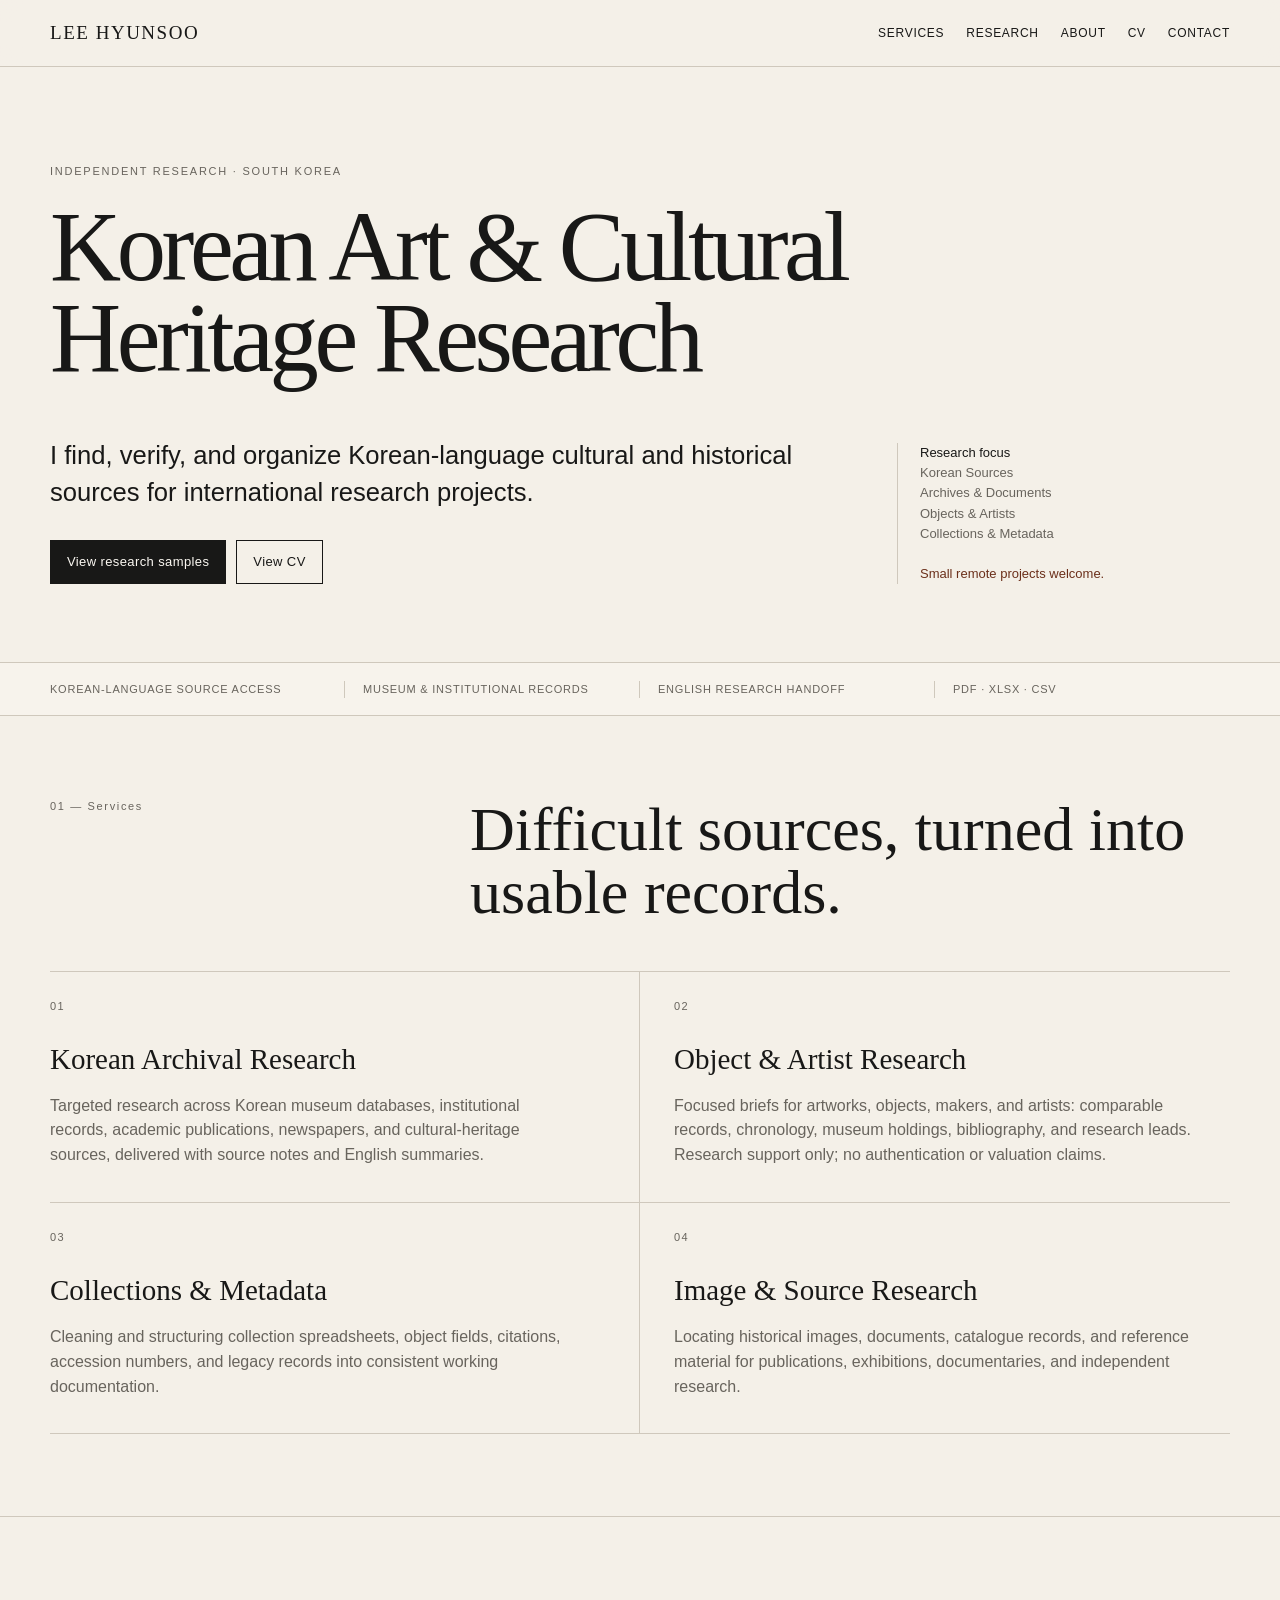
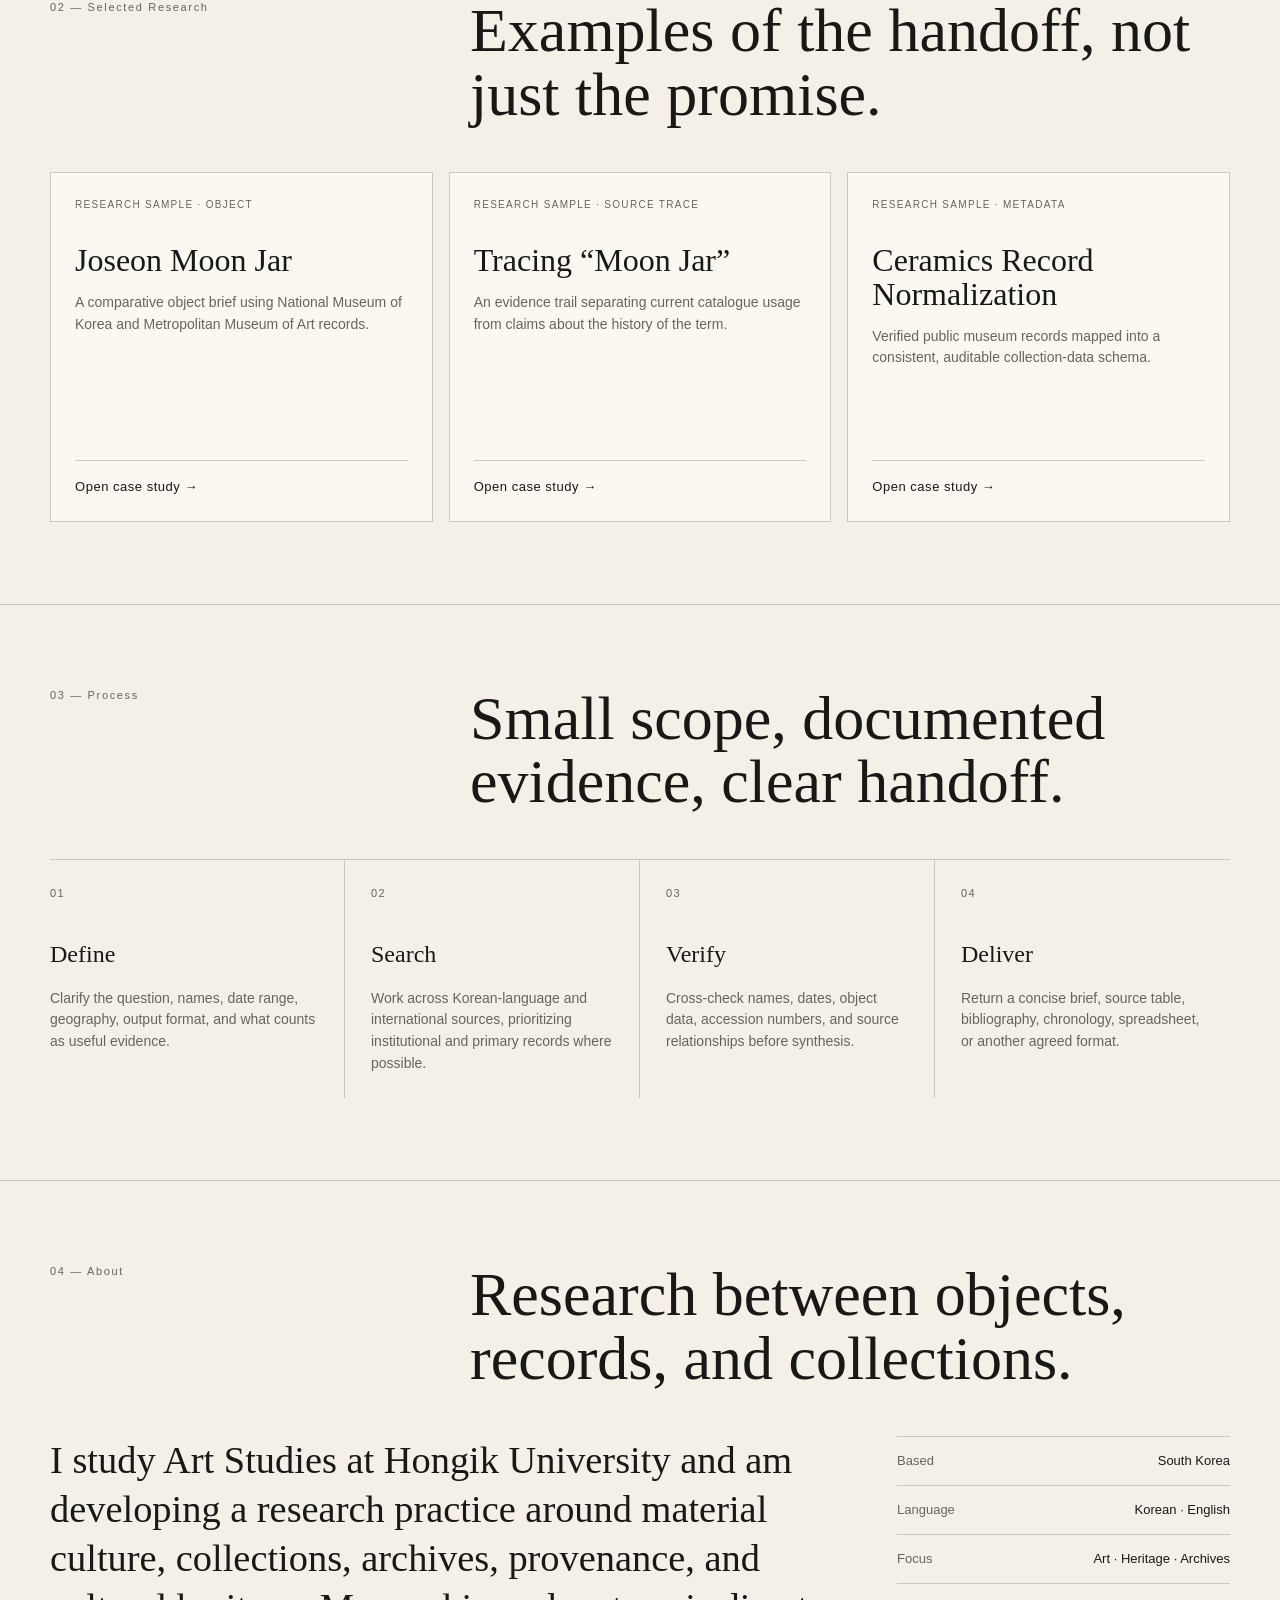
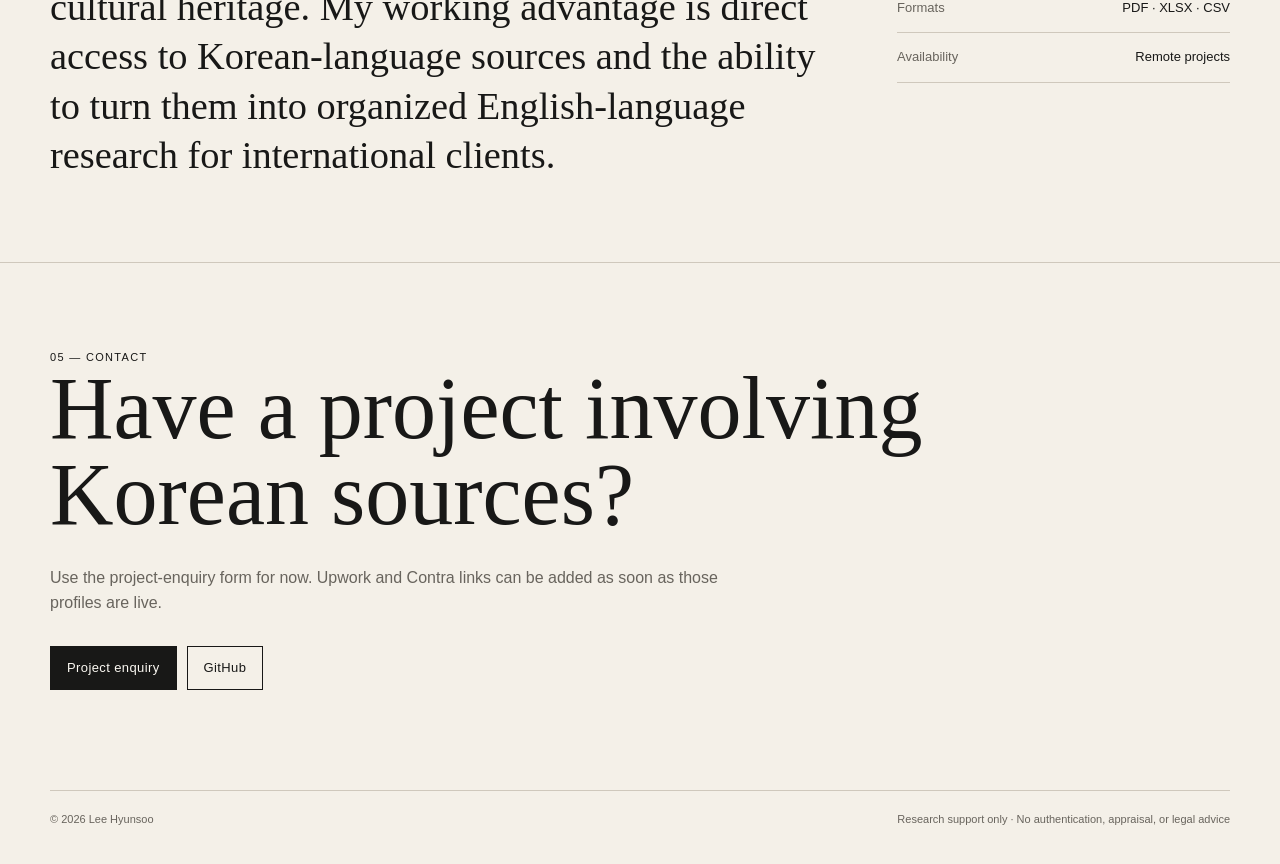
<file: index.html>
<!doctype html><html lang="en"><head><meta charset="utf-8"><meta name="viewport" content="width=device-width,initial-scale=1"><title>Lee Hyunsoo — Korean Art & Cultural Heritage Research</title><meta name="description" content="Korean-language archival research, object research, collections and metadata research from South Korea."><meta name="theme-color" content="#f4f0e8"><link rel="stylesheet" href="style.css"></head><body><nav class="nav"><div class="wrap nav-inner"><a href="#top" class="wordmark">LEE HYUNSOO</a><div class="nav-links"><a href="#services">Services</a><a href="#research">Research</a><a href="#about">About</a><a href="cv.html">CV</a><a href="#contact">Contact</a></div></div></nav><main id="top"><section class="hero"><div class="wrap"><div class="kicker">Independent Research · South Korea</div><h1>Korean Art & Cultural Heritage Research</h1><div class="hero-bottom"><div><div class="lede">I find, verify, and organize Korean-language cultural and historical sources for international research projects.</div><div class="actions"><a class="btn primary" href="#research">View research samples</a><a class="btn" href="cv.html">View CV</a></div></div><div class="hero-meta"><strong>Research focus</strong><br>Korean Sources<br>Archives & Documents<br>Objects & Artists<br>Collections & Metadata<br><br><span>Small remote projects welcome.</span></div></div></div></section><section class="strip"><div class="wrap strip-inner"><span>Korean-language source access</span><span>Museum & institutional records</span><span>English research handoff</span><span>PDF · XLSX · CSV</span></div></section><section class="section" id="services"><div class="wrap"><div class="section-head"><div class="section-no">01 — Services</div><h2 class="section-title">Difficult sources, turned into usable records.</h2></div><div class="services"><article class="service"><div class="service-index">01</div><h3>Korean Archival Research</h3><p>Targeted research across Korean museum databases, institutional records, academic publications, newspapers, and cultural-heritage sources, delivered with source notes and English summaries.</p></article><article class="service"><div class="service-index">02</div><h3>Object & Artist Research</h3><p>Focused briefs for artworks, objects, makers, and artists: comparable records, chronology, museum holdings, bibliography, and research leads. Research support only; no authentication or valuation claims.</p></article><article class="service"><div class="service-index">03</div><h3>Collections & Metadata</h3><p>Cleaning and structuring collection spreadsheets, object fields, citations, accession numbers, and legacy records into consistent working documentation.</p></article><article class="service"><div class="service-index">04</div><h3>Image & Source Research</h3><p>Locating historical images, documents, catalogue records, and reference material for publications, exhibitions, documentaries, and independent research.</p></article></div></div></section><section class="section" id="research"><div class="wrap"><div class="section-head"><div class="section-no">02 — Selected Research</div><h2 class="section-title">Examples of the handoff, not just the promise.</h2></div><div class="projects"><a class="project" href="samples/moon-jar.html"><div><div class="project-tag">Research Sample · Object</div><h3>Joseon Moon Jar</h3><p>A comparative object brief using National Museum of Korea and Metropolitan Museum of Art records.</p></div><div class="project-link">Open case study →</div></a><a class="project" href="samples/archive-trace.html"><div><div class="project-tag">Research Sample · Source Trace</div><h3>Tracing “Moon Jar”</h3><p>An evidence trail separating current catalogue usage from claims about the history of the term.</p></div><div class="project-link">Open case study →</div></a><a class="project" href="samples/metadata.html"><div><div class="project-tag">Research Sample · Metadata</div><h3>Ceramics Record Normalization</h3><p>Verified public museum records mapped into a consistent, auditable collection-data schema.</p></div><div class="project-link">Open case study →</div></a></div></div></section><section class="section"><div class="wrap"><div class="section-head"><div class="section-no">03 — Process</div><h2 class="section-title">Small scope, documented evidence, clear handoff.</h2></div><div class="process"><div class="step"><div class="step-num">01</div><h3>Define</h3><p>Clarify the question, names, date range, geography, output format, and what counts as useful evidence.</p></div><div class="step"><div class="step-num">02</div><h3>Search</h3><p>Work across Korean-language and international sources, prioritizing institutional and primary records where possible.</p></div><div class="step"><div class="step-num">03</div><h3>Verify</h3><p>Cross-check names, dates, object data, accession numbers, and source relationships before synthesis.</p></div><div class="step"><div class="step-num">04</div><h3>Deliver</h3><p>Return a concise brief, source table, bibliography, chronology, spreadsheet, or another agreed format.</p></div></div></div></section><section class="section" id="about"><div class="wrap"><div class="section-head"><div class="section-no">04 — About</div><h2 class="section-title">Research between objects, records, and collections.</h2></div><div class="about-grid"><div class="about-copy">I study Art Studies at Hongik University and am developing a research practice around material culture, collections, archives, provenance, and cultural heritage. My working advantage is direct access to Korean-language sources and the ability to turn them into organized English-language research for international clients.</div><div class="facts"><div class="fact"><span>Based</span><span>South Korea</span></div><div class="fact"><span>Language</span><span>Korean · English</span></div><div class="fact"><span>Focus</span><span>Art · Heritage · Archives</span></div><div class="fact"><span>Formats</span><span>PDF · XLSX · CSV</span></div><div class="fact"><span>Availability</span><span>Remote projects</span></div></div></div></div></section><section class="contact" id="contact"><div class="wrap"><div class="smallcap">05 — Contact</div><h2>Have a project involving Korean sources?</h2><p>Use the project-enquiry form for now. Upwork and Contra links can be added as soon as those profiles are live.</p><div class="actions"><a class="btn primary" href="https://github.com/mueleesu/lee/issues/new?template=project-enquiry.md" target="_blank" rel="noopener">Project enquiry</a><a class="btn" href="https://github.com/mueleesu" target="_blank" rel="noopener">GitHub</a></div></div></section></main><footer><div class="wrap footer"><span>© 2026 Lee Hyunsoo</span><span>Research support only · No authentication, appraisal, or legal advice</span></div></footer></body></html>
</file>
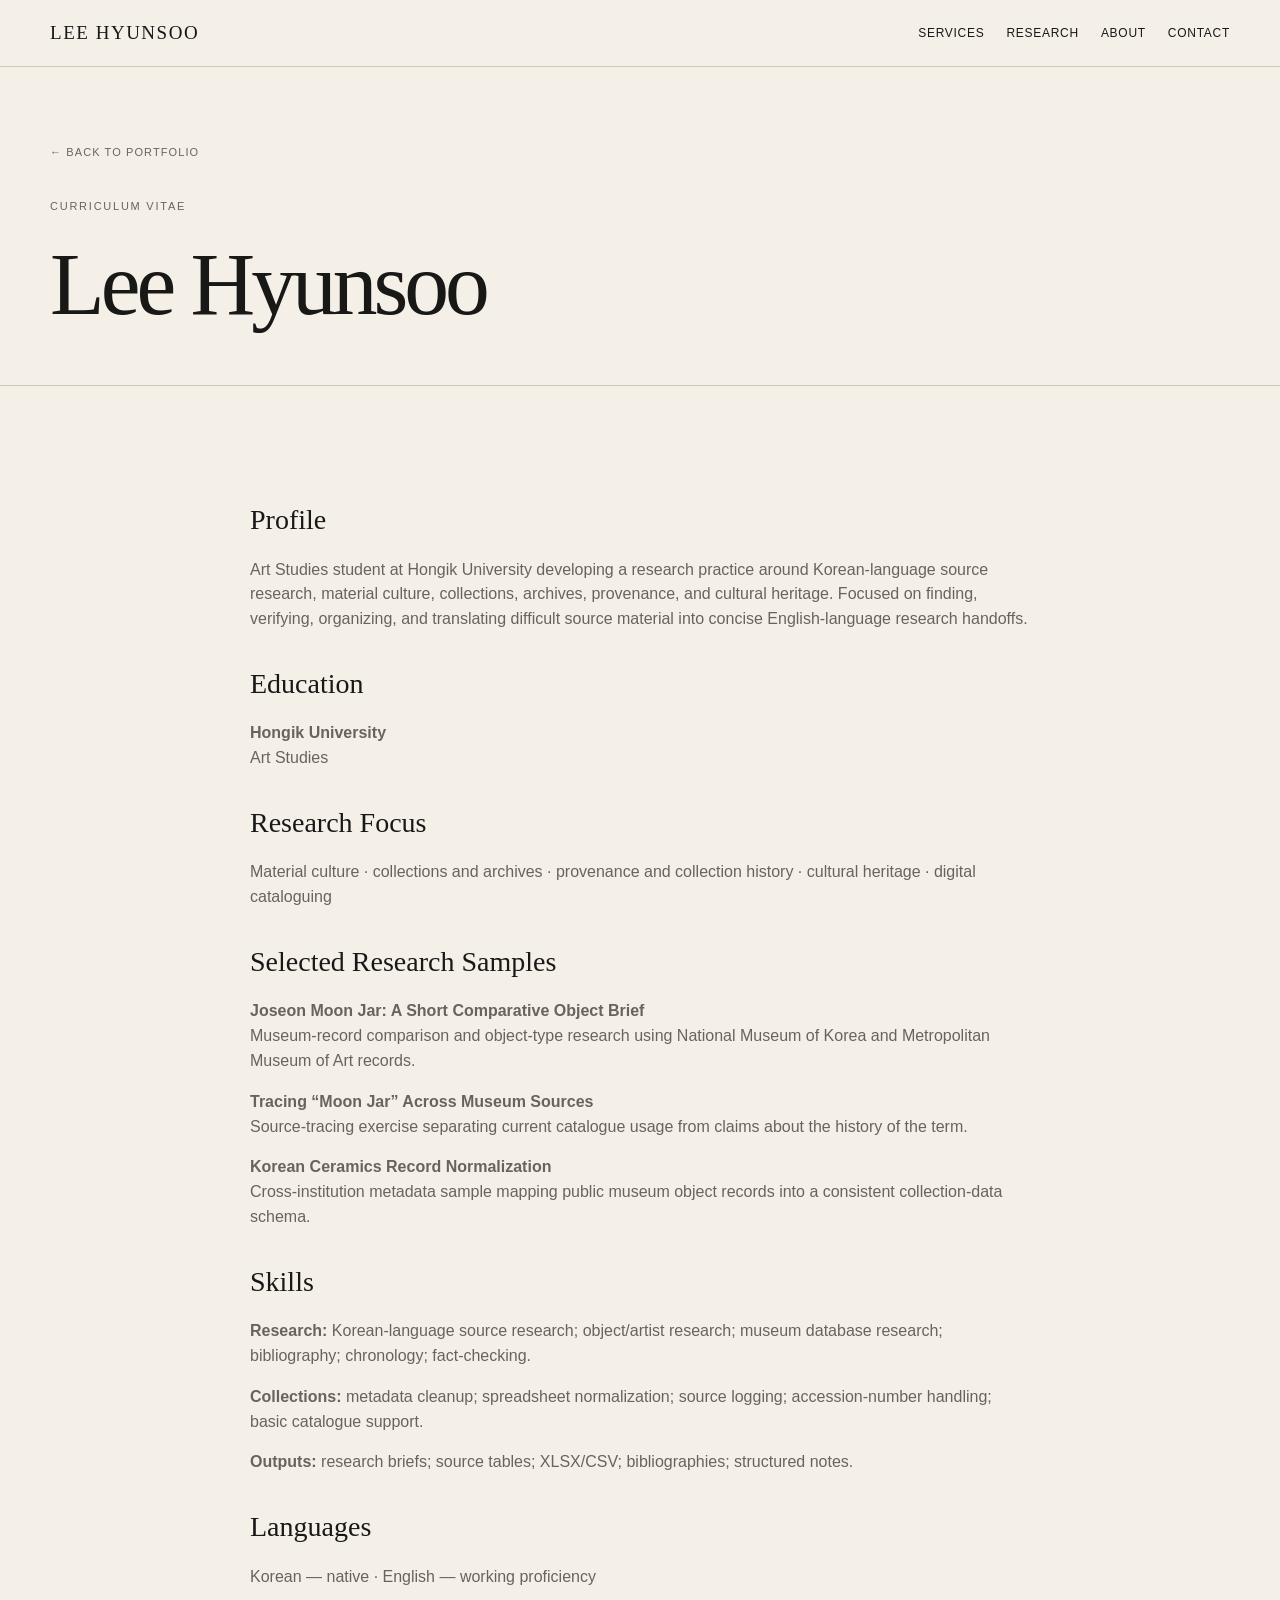
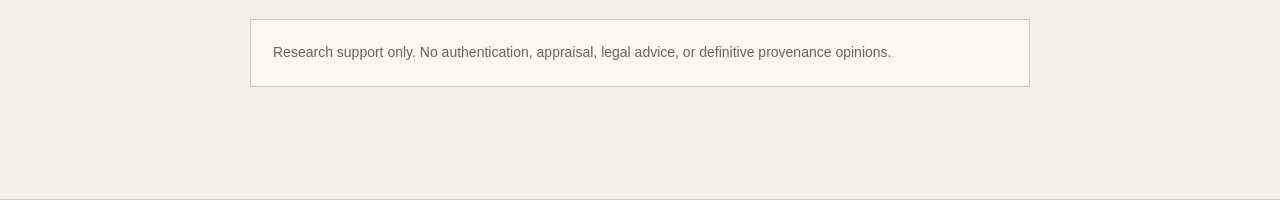
<file: cv.html>
<!doctype html><html lang="en"><head><meta charset="utf-8"><meta name="viewport" content="width=device-width,initial-scale=1"><title>CV — Lee Hyunsoo</title><link rel="stylesheet" href="style.css"></head><body><nav class="nav"><div class="wrap nav-inner"><a class="wordmark" href="index.html">LEE HYUNSOO</a><div class="nav-links"><a href="index.html#services">Services</a><a href="index.html#research">Research</a><a href="index.html#about">About</a><a href="index.html#contact">Contact</a></div></div></nav><section class="case-hero"><div class="wrap"><a class="back" href="index.html">← Back to portfolio</a><div class="kicker" style="margin-top:34px">Curriculum Vitae</div><h1>Lee Hyunsoo</h1></div></section><section class="section"><div class="wrap cv"><h3>Profile</h3><p>Art Studies student at Hongik University developing a research practice around Korean-language source research, material culture, collections, archives, provenance, and cultural heritage. Focused on finding, verifying, organizing, and translating difficult source material into concise English-language research handoffs.</p><h3>Education</h3><p><strong>Hongik University</strong><br>Art Studies</p><h3>Research Focus</h3><p>Material culture · collections and archives · provenance and collection history · cultural heritage · digital cataloguing</p><h3>Selected Research Samples</h3><p><strong>Joseon Moon Jar: A Short Comparative Object Brief</strong><br>Museum-record comparison and object-type research using National Museum of Korea and Metropolitan Museum of Art records.</p><p><strong>Tracing “Moon Jar” Across Museum Sources</strong><br>Source-tracing exercise separating current catalogue usage from claims about the history of the term.</p><p><strong>Korean Ceramics Record Normalization</strong><br>Cross-institution metadata sample mapping public museum object records into a consistent collection-data schema.</p><h3>Skills</h3><p><strong>Research:</strong> Korean-language source research; object/artist research; museum database research; bibliography; chronology; fact-checking.</p><p><strong>Collections:</strong> metadata cleanup; spreadsheet normalization; source logging; accession-number handling; basic catalogue support.</p><p><strong>Outputs:</strong> research briefs; source tables; XLSX/CSV; bibliographies; structured notes.</p><h3>Languages</h3><p>Korean — native · English — working proficiency</p><div class="note">Research support only. No authentication, appraisal, legal advice, or definitive provenance opinions.</div></div></section></body></html>
</file>
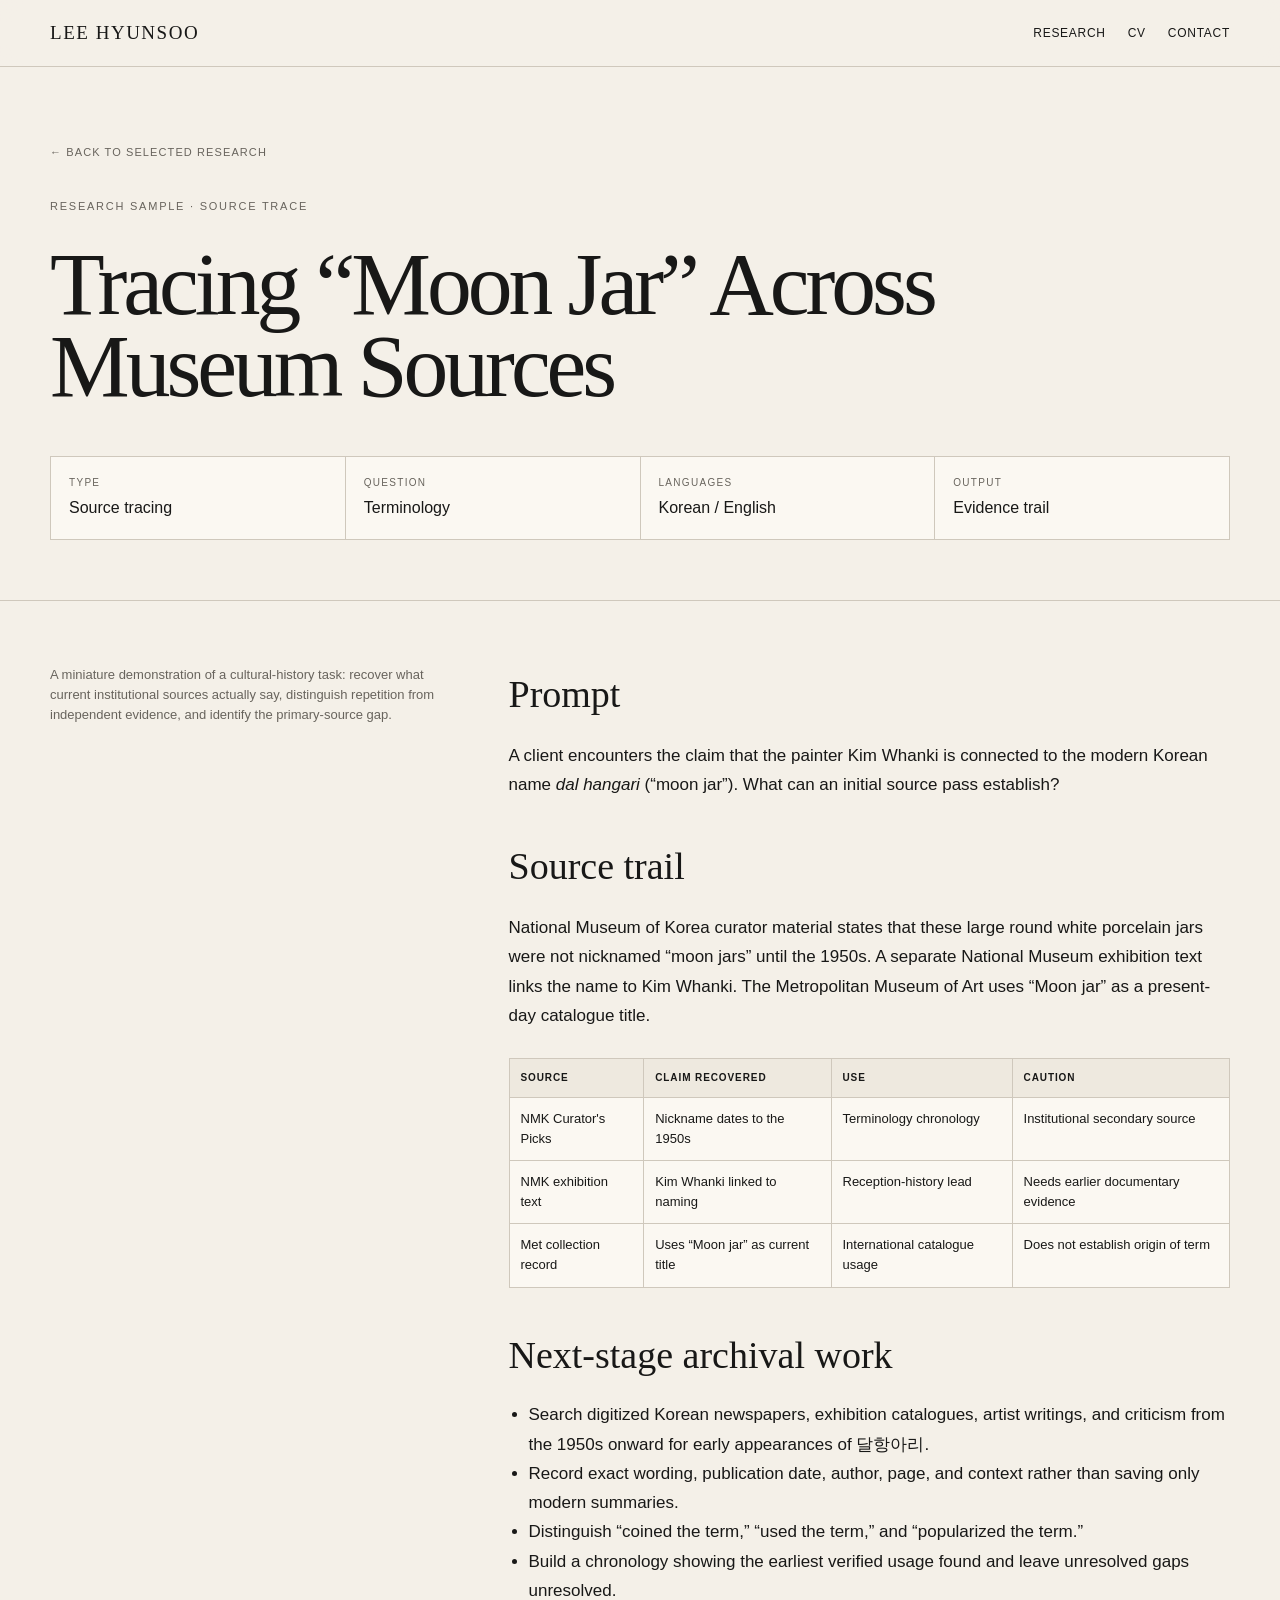
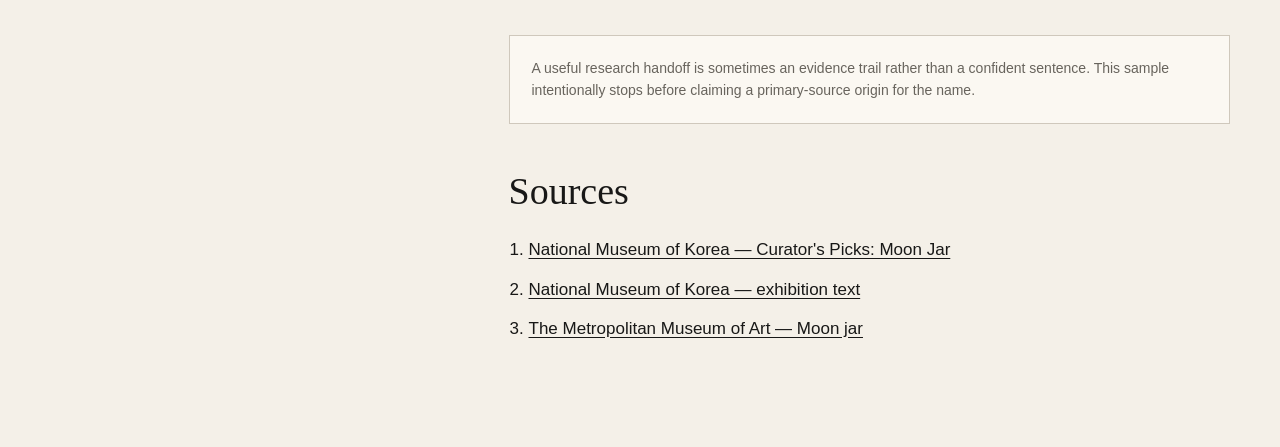
<file: samples/archive-trace.html>
<!doctype html><html lang="en"><head><meta charset="utf-8"><meta name="viewport" content="width=device-width,initial-scale=1"><title>Tracing Moon Jar — Research Sample</title><link rel="stylesheet" href="../style.css"></head><body><nav class="nav"><div class="wrap nav-inner"><a class="wordmark" href="../index.html">LEE HYUNSOO</a><div class="nav-links"><a href="../index.html#research">Research</a><a href="../cv.html">CV</a><a href="../index.html#contact">Contact</a></div></div></nav><section class="case-hero"><div class="wrap"><a class="back" href="../index.html#research">← Back to selected research</a><div class="kicker" style="margin-top:34px">Research Sample · Source Trace</div><h1>Tracing “Moon Jar” Across Museum Sources</h1><div class="case-meta"><div><b>Type</b>Source tracing</div><div><b>Question</b>Terminology</div><div><b>Languages</b>Korean / English</div><div><b>Output</b>Evidence trail</div></div></div></section><div class="wrap case-body"><aside class="case-side">A miniature demonstration of a cultural-history task: recover what current institutional sources actually say, distinguish repetition from independent evidence, and identify the primary-source gap.</aside><article class="case-main"><h2>Prompt</h2><p>A client encounters the claim that the painter Kim Whanki is connected to the modern Korean name <em>dal hangari</em> (“moon jar”). What can an initial source pass establish?</p><h2>Source trail</h2><p>National Museum of Korea curator material states that these large round white porcelain jars were not nicknamed “moon jars” until the 1950s. A separate National Museum exhibition text links the name to Kim Whanki. The Metropolitan Museum of Art uses “Moon jar” as a present-day catalogue title.</p><table class="data-table"><thead><tr><th>Source</th><th>Claim recovered</th><th>Use</th><th>Caution</th></tr></thead><tbody><tr><td>NMK Curator's Picks</td><td>Nickname dates to the 1950s</td><td>Terminology chronology</td><td>Institutional secondary source</td></tr><tr><td>NMK exhibition text</td><td>Kim Whanki linked to naming</td><td>Reception-history lead</td><td>Needs earlier documentary evidence</td></tr><tr><td>Met collection record</td><td>Uses “Moon jar” as current title</td><td>International catalogue usage</td><td>Does not establish origin of term</td></tr></tbody></table><h2>Next-stage archival work</h2><ul><li>Search digitized Korean newspapers, exhibition catalogues, artist writings, and criticism from the 1950s onward for early appearances of 달항아리.</li><li>Record exact wording, publication date, author, page, and context rather than saving only modern summaries.</li><li>Distinguish “coined the term,” “used the term,” and “popularized the term.”</li><li>Build a chronology showing the earliest verified usage found and leave unresolved gaps unresolved.</li></ul><div class="note">A useful research handoff is sometimes an evidence trail rather than a confident sentence. This sample intentionally stops before claiming a primary-source origin for the name.</div><h2>Sources</h2><ol class="source-list"><li><a href="https://www.museum.go.kr/ENG/contents/E0401000000.do?relicRecommendId=519669&schM=view" target="_blank" rel="noopener">National Museum of Korea — Curator's Picks: Moon Jar</a></li><li><a href="https://www.museum.go.kr/ENG/contents/E0202030000.do?exhiSpThemId=650179&schM=relic_view" target="_blank" rel="noopener">National Museum of Korea — exhibition text</a></li><li><a href="https://www.metmuseum.org/art/collection/search/45432" target="_blank" rel="noopener">The Metropolitan Museum of Art — Moon jar</a></li></ol></article></div></body></html>
</file>
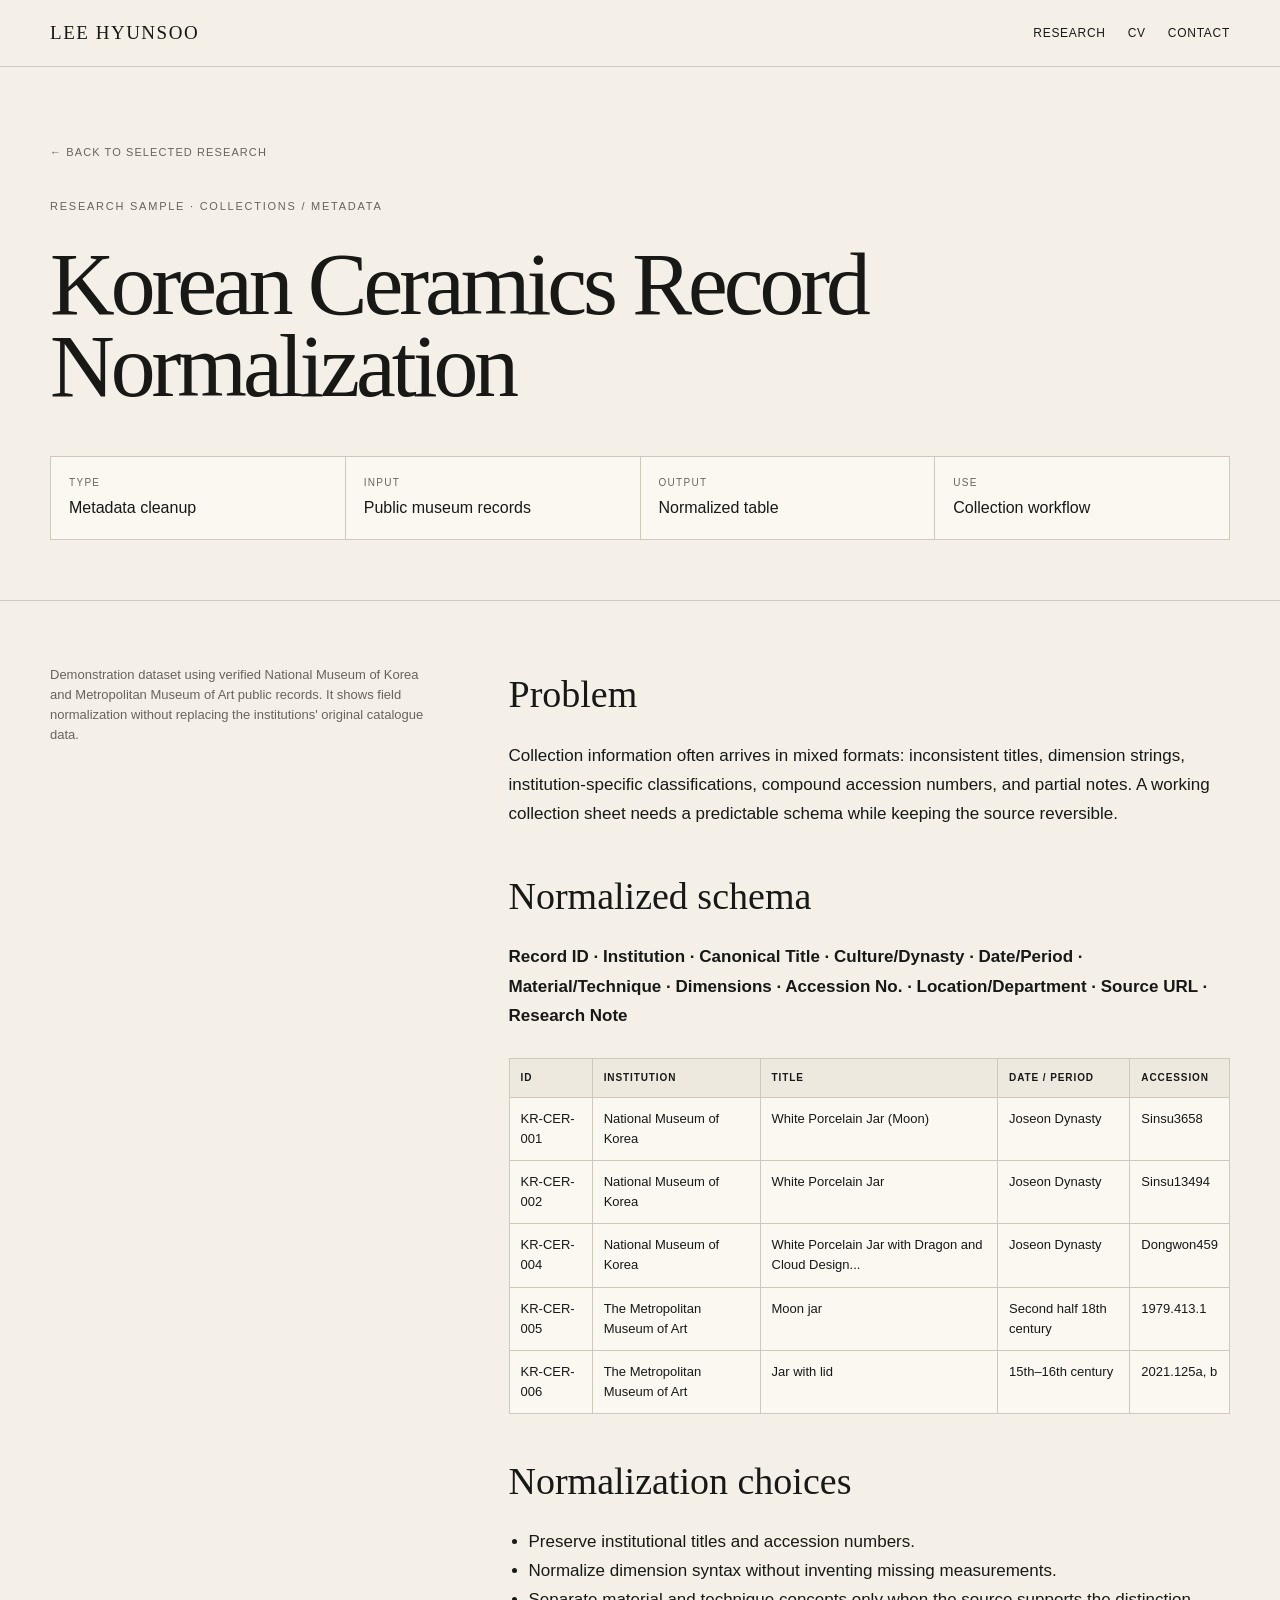
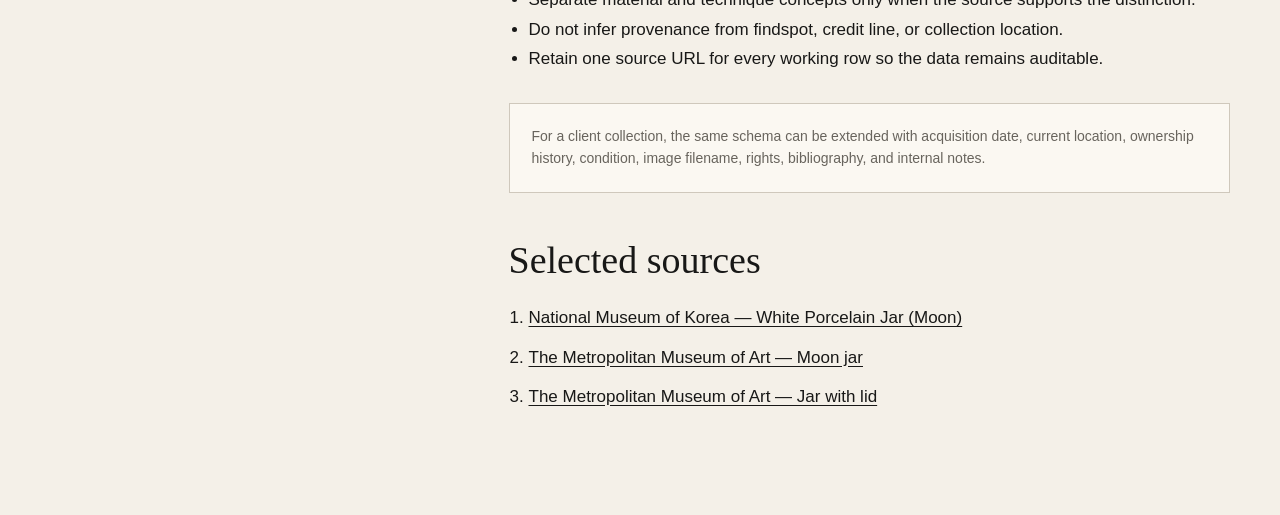
<file: samples/metadata.html>
<!doctype html><html lang="en"><head><meta charset="utf-8"><meta name="viewport" content="width=device-width,initial-scale=1"><title>Korean Ceramics Metadata — Research Sample</title><link rel="stylesheet" href="../style.css"></head><body><nav class="nav"><div class="wrap nav-inner"><a class="wordmark" href="../index.html">LEE HYUNSOO</a><div class="nav-links"><a href="../index.html#research">Research</a><a href="../cv.html">CV</a><a href="../index.html#contact">Contact</a></div></div></nav><section class="case-hero"><div class="wrap"><a class="back" href="../index.html#research">← Back to selected research</a><div class="kicker" style="margin-top:34px">Research Sample · Collections / Metadata</div><h1>Korean Ceramics Record Normalization</h1><div class="case-meta"><div><b>Type</b>Metadata cleanup</div><div><b>Input</b>Public museum records</div><div><b>Output</b>Normalized table</div><div><b>Use</b>Collection workflow</div></div></div></section><div class="wrap case-body"><aside class="case-side">Demonstration dataset using verified National Museum of Korea and Metropolitan Museum of Art public records. It shows field normalization without replacing the institutions' original catalogue data.</aside><article class="case-main"><h2>Problem</h2><p>Collection information often arrives in mixed formats: inconsistent titles, dimension strings, institution-specific classifications, compound accession numbers, and partial notes. A working collection sheet needs a predictable schema while keeping the source reversible.</p><h2>Normalized schema</h2><p><strong>Record ID · Institution · Canonical Title · Culture/Dynasty · Date/Period · Material/Technique · Dimensions · Accession No. · Location/Department · Source URL · Research Note</strong></p><table class="data-table"><thead><tr><th>ID</th><th>Institution</th><th>Title</th><th>Date / Period</th><th>Accession</th></tr></thead><tbody><tr><td>KR-CER-001</td><td>National Museum of Korea</td><td>White Porcelain Jar (Moon)</td><td>Joseon Dynasty</td><td>Sinsu3658</td></tr><tr><td>KR-CER-002</td><td>National Museum of Korea</td><td>White Porcelain Jar</td><td>Joseon Dynasty</td><td>Sinsu13494</td></tr><tr><td>KR-CER-004</td><td>National Museum of Korea</td><td>White Porcelain Jar with Dragon and Cloud Design...</td><td>Joseon Dynasty</td><td>Dongwon459</td></tr><tr><td>KR-CER-005</td><td>The Metropolitan Museum of Art</td><td>Moon jar</td><td>Second half 18th century</td><td>1979.413.1</td></tr><tr><td>KR-CER-006</td><td>The Metropolitan Museum of Art</td><td>Jar with lid</td><td>15th–16th century</td><td>2021.125a, b</td></tr></tbody></table><h2>Normalization choices</h2><ul><li>Preserve institutional titles and accession numbers.</li><li>Normalize dimension syntax without inventing missing measurements.</li><li>Separate material and technique concepts only when the source supports the distinction.</li><li>Do not infer provenance from findspot, credit line, or collection location.</li><li>Retain one source URL for every working row so the data remains auditable.</li></ul><div class="note">For a client collection, the same schema can be extended with acquisition date, current location, ownership history, condition, image filename, rights, bibliography, and internal notes.</div><h2>Selected sources</h2><ol class="source-list"><li><a href="https://www.museum.go.kr/ENG/contents/E0402000000.do?relicId=8586&schM=view" target="_blank" rel="noopener">National Museum of Korea — White Porcelain Jar (Moon)</a></li><li><a href="https://www.metmuseum.org/art/collection/search/45432" target="_blank" rel="noopener">The Metropolitan Museum of Art — Moon jar</a></li><li><a href="https://www.metmuseum.org/art/collection/search/851661" target="_blank" rel="noopener">The Metropolitan Museum of Art — Jar with lid</a></li></ol></article></div></body></html>
</file>
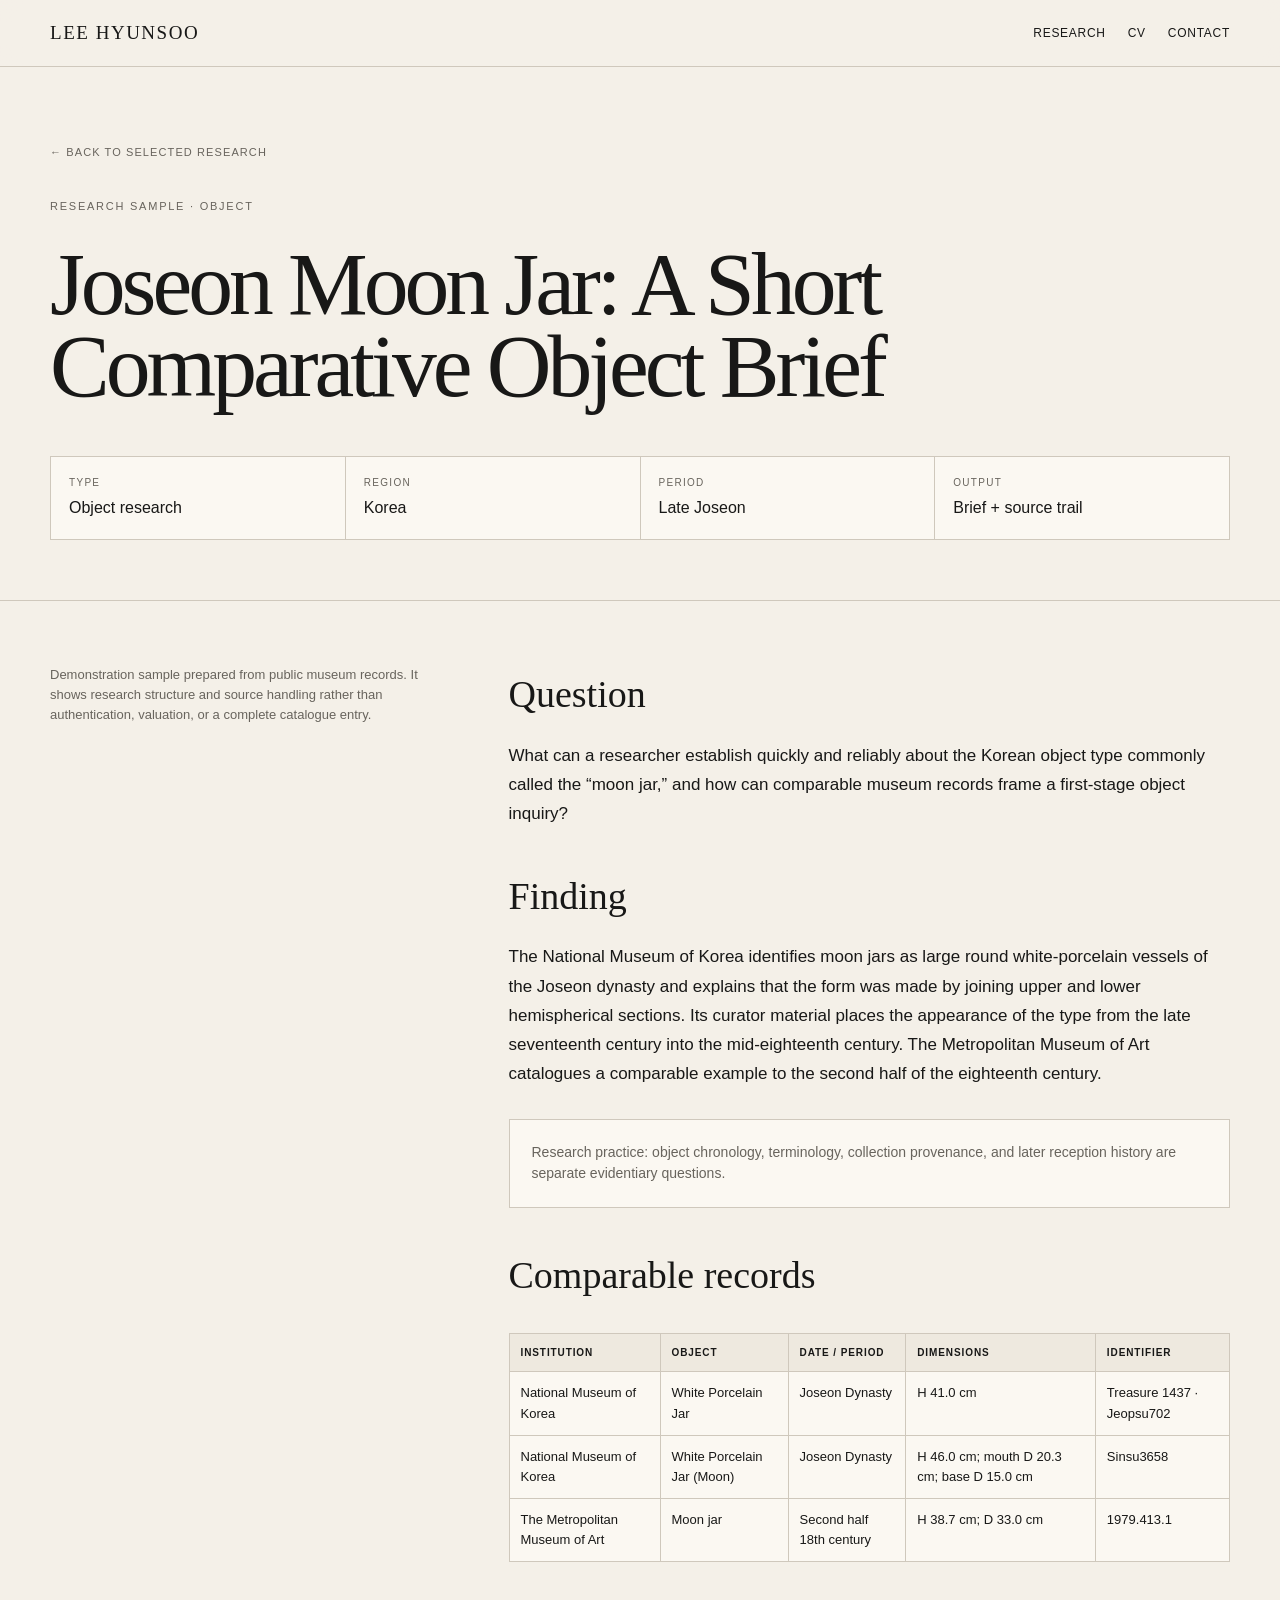
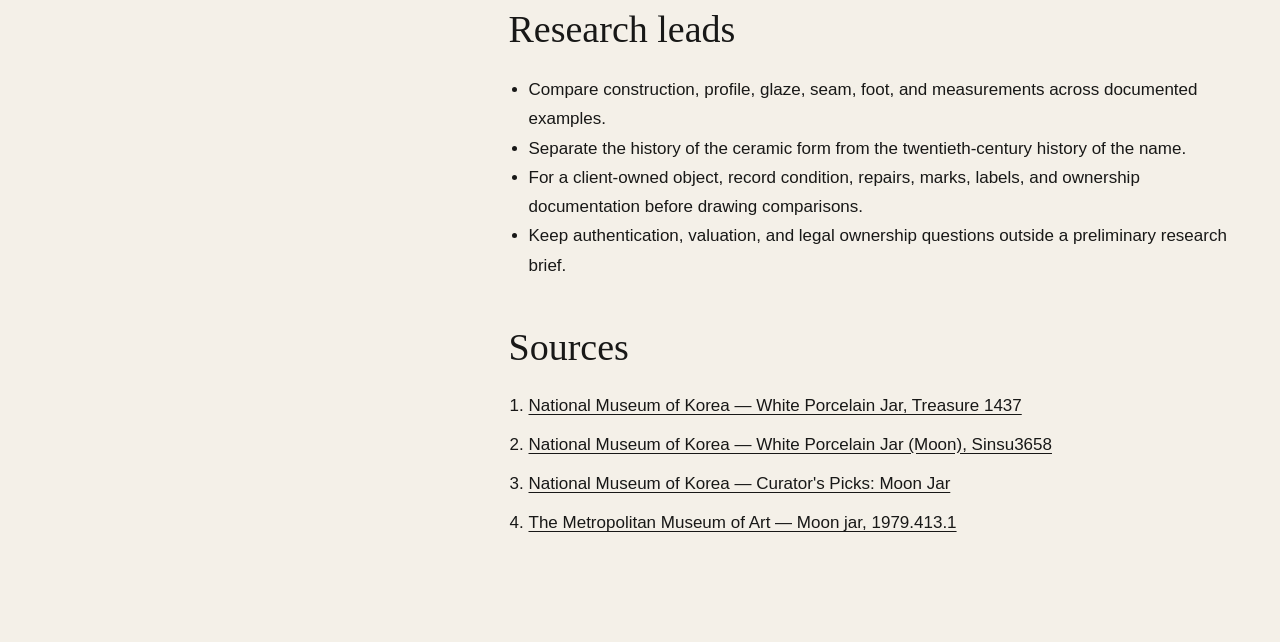
<file: samples/moon-jar.html>
<!doctype html><html lang="en"><head><meta charset="utf-8"><meta name="viewport" content="width=device-width,initial-scale=1"><title>Joseon Moon Jar — Research Sample</title><link rel="stylesheet" href="../style.css"></head><body><nav class="nav"><div class="wrap nav-inner"><a class="wordmark" href="../index.html">LEE HYUNSOO</a><div class="nav-links"><a href="../index.html#research">Research</a><a href="../cv.html">CV</a><a href="../index.html#contact">Contact</a></div></div></nav><section class="case-hero"><div class="wrap"><a class="back" href="../index.html#research">← Back to selected research</a><div class="kicker" style="margin-top:34px">Research Sample · Object</div><h1>Joseon Moon Jar: A Short Comparative Object Brief</h1><div class="case-meta"><div><b>Type</b>Object research</div><div><b>Region</b>Korea</div><div><b>Period</b>Late Joseon</div><div><b>Output</b>Brief + source trail</div></div></div></section><div class="wrap case-body"><aside class="case-side">Demonstration sample prepared from public museum records. It shows research structure and source handling rather than authentication, valuation, or a complete catalogue entry.</aside><article class="case-main"><h2>Question</h2><p>What can a researcher establish quickly and reliably about the Korean object type commonly called the “moon jar,” and how can comparable museum records frame a first-stage object inquiry?</p><h2>Finding</h2><p>The National Museum of Korea identifies moon jars as large round white-porcelain vessels of the Joseon dynasty and explains that the form was made by joining upper and lower hemispherical sections. Its curator material places the appearance of the type from the late seventeenth century into the mid-eighteenth century. The Metropolitan Museum of Art catalogues a comparable example to the second half of the eighteenth century.</p><div class="note">Research practice: object chronology, terminology, collection provenance, and later reception history are separate evidentiary questions.</div><h2>Comparable records</h2><table class="data-table"><thead><tr><th>Institution</th><th>Object</th><th>Date / Period</th><th>Dimensions</th><th>Identifier</th></tr></thead><tbody><tr><td>National Museum of Korea</td><td>White Porcelain Jar</td><td>Joseon Dynasty</td><td>H 41.0 cm</td><td>Treasure 1437 · Jeopsu702</td></tr><tr><td>National Museum of Korea</td><td>White Porcelain Jar (Moon)</td><td>Joseon Dynasty</td><td>H 46.0 cm; mouth D 20.3 cm; base D 15.0 cm</td><td>Sinsu3658</td></tr><tr><td>The Metropolitan Museum of Art</td><td>Moon jar</td><td>Second half 18th century</td><td>H 38.7 cm; D 33.0 cm</td><td>1979.413.1</td></tr></tbody></table><h2>Research leads</h2><ul><li>Compare construction, profile, glaze, seam, foot, and measurements across documented examples.</li><li>Separate the history of the ceramic form from the twentieth-century history of the name.</li><li>For a client-owned object, record condition, repairs, marks, labels, and ownership documentation before drawing comparisons.</li><li>Keep authentication, valuation, and legal ownership questions outside a preliminary research brief.</li></ul><h2>Sources</h2><ol class="source-list"><li><a href="https://www.museum.go.kr/ENG/contents/E0403000000.do?relicId=941&schM=view&searchId=represent" target="_blank" rel="noopener">National Museum of Korea — White Porcelain Jar, Treasure 1437</a></li><li><a href="https://www.museum.go.kr/ENG/contents/E0402000000.do?relicId=8586&schM=view" target="_blank" rel="noopener">National Museum of Korea — White Porcelain Jar (Moon), Sinsu3658</a></li><li><a href="https://www.museum.go.kr/ENG/contents/E0401000000.do?relicRecommendId=519669&schM=view" target="_blank" rel="noopener">National Museum of Korea — Curator's Picks: Moon Jar</a></li><li><a href="https://www.metmuseum.org/art/collection/search/45432" target="_blank" rel="noopener">The Metropolitan Museum of Art — Moon jar, 1979.413.1</a></li></ol></article></div></body></html>
</file>
<file: style.css>
:root{--bg:#f4f0e8;--paper:#fbf8f2;--ink:#181817;--muted:#68645d;--line:#cfc8bc;--accent:#6b2f1a;--max:1180px}*{box-sizing:border-box}html{scroll-behavior:smooth}body{margin:0;background:var(--bg);color:var(--ink);font-family:Inter,ui-sans-serif,-apple-system,BlinkMacSystemFont,"Segoe UI",sans-serif;line-height:1.55}a{color:inherit;text-decoration:none}a:hover{color:var(--accent)}.wrap{width:min(calc(100% - 40px),var(--max));margin:auto}.nav{position:sticky;top:0;z-index:30;background:rgba(244,240,232,.94);backdrop-filter:blur(12px);border-bottom:1px solid var(--line)}.nav-inner{height:66px;display:flex;align-items:center;justify-content:space-between;gap:24px}.wordmark{font-family:Georgia,"Times New Roman",serif;font-size:19px;letter-spacing:.08em}.nav-links{display:flex;gap:22px;font-size:12px;letter-spacing:.06em;text-transform:uppercase}.hero{padding:96px 0 78px;border-bottom:1px solid var(--line)}.kicker{font-size:11px;letter-spacing:.16em;text-transform:uppercase;color:var(--muted);margin-bottom:22px}h1,h2,h3{font-family:Georgia,"Times New Roman",serif;font-weight:400;margin:0}h1{font-size:clamp(50px,7.7vw,104px);line-height:.92;letter-spacing:-.045em;max-width:1080px}.hero-bottom{margin-top:54px;display:grid;grid-template-columns:1.4fr .6fr;gap:70px;align-items:end}.lede{font-size:clamp(19px,2vw,27px);max-width:760px;line-height:1.42}.hero-meta{font-size:13px;color:var(--muted);border-left:1px solid var(--line);padding-left:22px}.hero-meta strong{color:var(--ink);font-weight:500}.hero-meta span{color:var(--accent)}.actions{display:flex;gap:10px;flex-wrap:wrap;margin-top:30px}.btn{display:inline-flex;align-items:center;justify-content:center;border:1px solid var(--ink);padding:11px 16px;font-size:13px;letter-spacing:.03em;background:transparent;transition:.18s ease}.btn:hover{background:var(--ink);color:var(--paper)}.btn.primary{background:var(--ink);color:var(--paper)}.btn.primary:hover{background:var(--accent);border-color:var(--accent)}.strip{border-bottom:1px solid var(--line);background:rgba(251,248,242,.5)}.strip-inner{min-height:52px;display:grid;grid-template-columns:repeat(4,1fr);align-items:center;font-size:11px;letter-spacing:.07em;text-transform:uppercase;color:var(--muted)}.strip-inner span:not(:last-child){border-right:1px solid var(--line)}.strip-inner span{padding-right:18px}.strip-inner span+span{padding-left:18px}.section{padding:82px 0;border-bottom:1px solid var(--line)}.section-head{display:grid;grid-template-columns:1fr 2fr;gap:40px;margin-bottom:46px}.section-no{font-size:11px;letter-spacing:.15em;color:var(--muted)}.section-title{font-size:clamp(34px,5vw,62px);line-height:1.02}.services{display:grid;grid-template-columns:repeat(2,1fr);border-top:1px solid var(--line)}.service{padding:26px 22px 34px 0;border-bottom:1px solid var(--line);min-height:205px}.service:nth-child(odd){border-right:1px solid var(--line);padding-right:34px}.service:nth-child(even){padding-left:34px}.service-index{font-size:11px;letter-spacing:.13em;color:var(--muted);margin-bottom:22px}.service h3{font-size:29px;margin-bottom:12px}.service p{color:var(--muted);margin:0;max-width:520px}.projects{display:grid;grid-template-columns:repeat(3,1fr);gap:16px}.project{background:var(--paper);border:1px solid var(--line);padding:24px;min-height:350px;display:flex;flex-direction:column;justify-content:space-between;transition:.2s ease}.project:hover{transform:translateY(-3px);border-color:var(--ink)}.project-tag{font-size:10px;text-transform:uppercase;letter-spacing:.13em;color:var(--muted)}.project h3{font-size:32px;line-height:1.05;margin:32px 0 14px}.project p{font-size:14px;color:var(--muted)}.project-link{font-size:13px;letter-spacing:.04em;border-top:1px solid var(--line);padding-top:16px;margin-top:26px}.process{display:grid;grid-template-columns:repeat(4,1fr);gap:0;border-top:1px solid var(--line)}.step{padding:25px 26px 10px 0;border-right:1px solid var(--line);min-height:205px}.step:not(:first-child){padding-left:26px}.step:last-child{border-right:0}.step-num{font-size:11px;letter-spacing:.13em;color:var(--muted);margin-bottom:34px}.step h3{font-size:24px;margin-bottom:10px}.step p{font-size:14px;color:var(--muted)}.about-grid{display:grid;grid-template-columns:1.4fr .6fr;gap:70px}.about-copy{font-family:Georgia,"Times New Roman",serif;font-size:clamp(26px,3vw,40px);line-height:1.28}.facts{border-top:1px solid var(--line)}.fact{padding:14px 0;border-bottom:1px solid var(--line);display:flex;justify-content:space-between;gap:20px;font-size:13px}.fact span:first-child{color:var(--muted)}.contact{padding:86px 0 100px}.contact h2{font-size:clamp(46px,7vw,88px);line-height:.98;max-width:900px;margin-bottom:28px}.contact p{max-width:720px;color:var(--muted)}.footer{border-top:1px solid var(--line);padding:20px 0 36px;font-size:11px;color:var(--muted);display:flex;justify-content:space-between;gap:20px}.smallcap{text-transform:uppercase;letter-spacing:.12em;font-size:11px}.case-hero{padding:72px 0 60px;border-bottom:1px solid var(--line)}.back{font-size:11px;letter-spacing:.1em;text-transform:uppercase;color:var(--muted)}.case-hero h1{font-size:clamp(48px,7vw,92px);margin-top:28px;max-width:1000px}.case-meta{display:grid;grid-template-columns:repeat(4,1fr);gap:1px;background:var(--line);margin-top:48px;border:1px solid var(--line)}.case-meta div{background:var(--paper);padding:18px}.case-meta b{display:block;font-size:10px;text-transform:uppercase;letter-spacing:.13em;color:var(--muted);margin-bottom:6px;font-weight:500}.case-body{padding:64px 0 90px;display:grid;grid-template-columns:.7fr 1.3fr;gap:70px}.case-side{font-size:13px;color:var(--muted)}.case-main h2{font-size:38px;margin:38px 0 14px}.case-main h2:first-child{margin-top:0}.case-main p,.case-main li{font-size:17px;line-height:1.72}.case-main ul{padding-left:20px}.note{border:1px solid var(--line);background:var(--paper);padding:22px;margin:30px 0;font-size:14px;color:var(--muted)}.data-table{width:100%;border-collapse:collapse;margin:28px 0;font-size:13px;background:var(--paper)}.data-table th,.data-table td{border:1px solid var(--line);padding:11px;text-align:left;vertical-align:top}.data-table th{font-size:10px;text-transform:uppercase;letter-spacing:.09em;background:#eee9df}.source-list{font-size:14px;padding-left:20px}.source-list li{margin-bottom:10px}.source-list a{text-decoration:underline;text-underline-offset:3px}.cv{max-width:780px}.cv h3{font-size:28px;margin:30px 0 8px}.cv p{color:var(--muted)}@media(max-width:820px){.nav-links{display:none}.hero{padding-top:68px}.hero-bottom,.section-head,.about-grid,.case-body{grid-template-columns:1fr;gap:28px}.hero-meta{border-left:0;border-top:1px solid var(--line);padding:18px 0 0}.strip-inner{grid-template-columns:1fr 1fr;padding:8px 0}.strip-inner span{padding:7px 10px!important;border:0!important}.services,.projects,.process{grid-template-columns:1fr}.service:nth-child(odd){border-right:0;padding-right:0}.service:nth-child(even){padding-left:0}.project{min-height:285px}.step,.step:not(:first-child){border-right:0;border-bottom:1px solid var(--line);padding:24px 0}.case-meta{grid-template-columns:1fr 1fr}.footer{flex-direction:column}}
</file>
